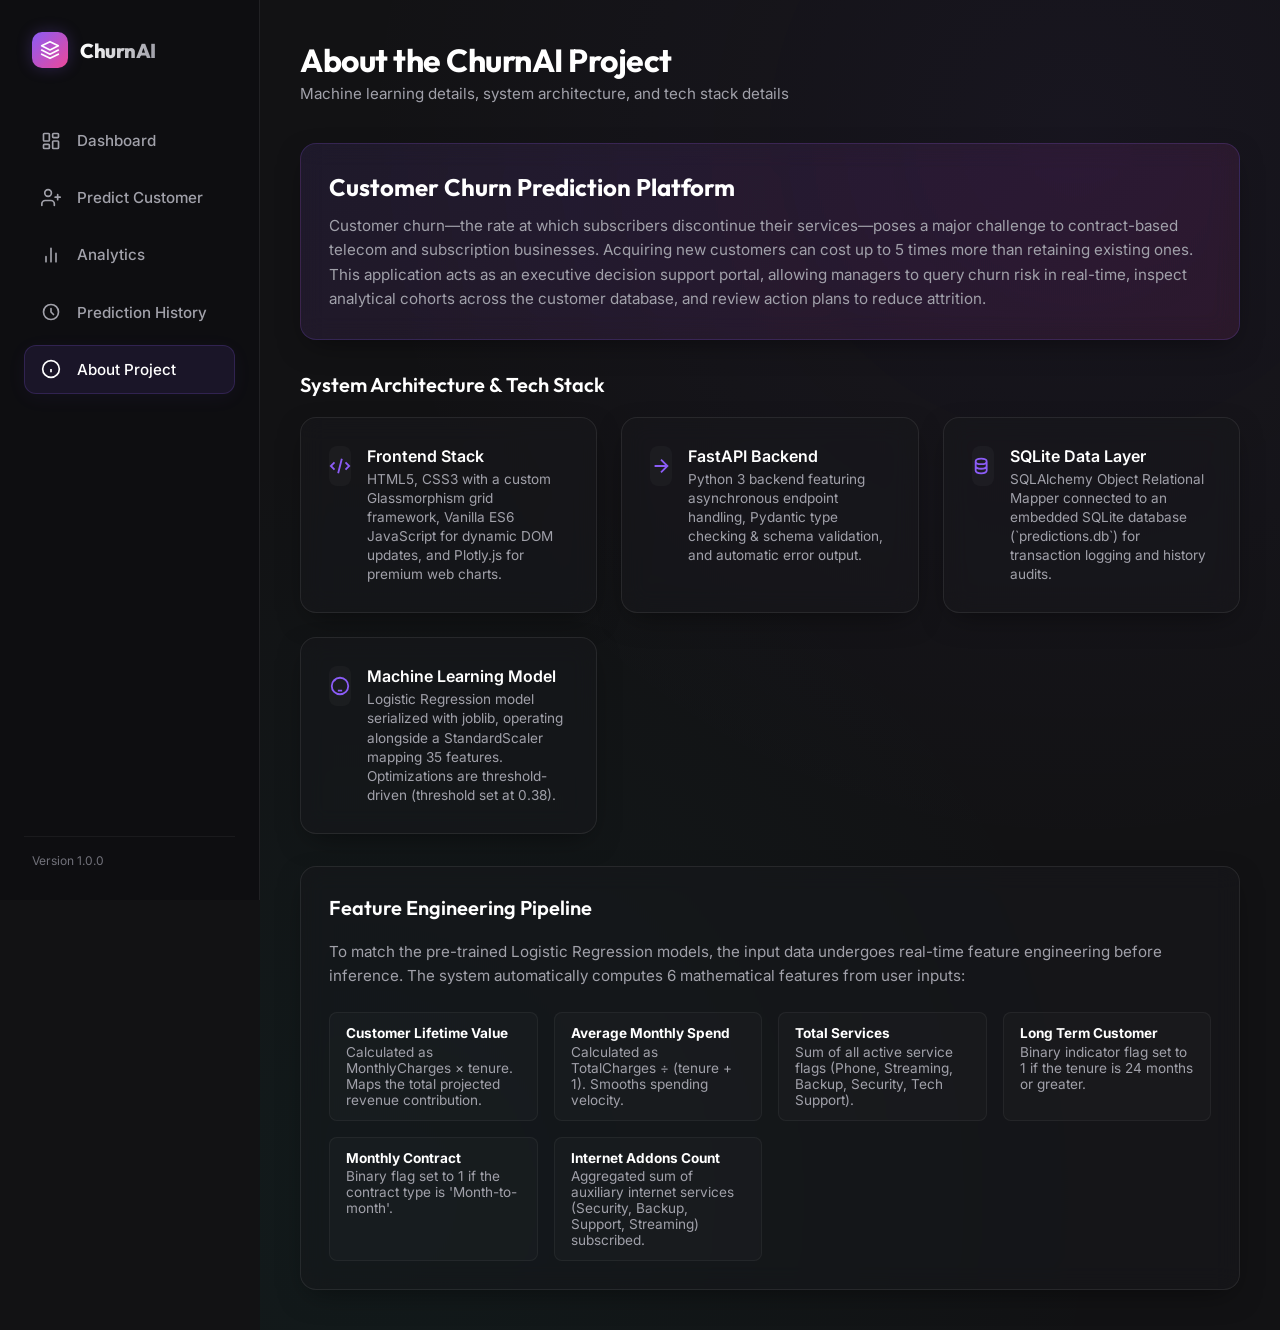
<file: frontend/about.html>
<!DOCTYPE html>
<html lang="en">
<head>
    <meta charset="UTF-8">
    <meta name="viewport" content="width=device-width, initial-scale=1.0">
    <title>About Project - ChurnAI Customer Retention</title>
    <link rel="stylesheet" href="css/style.css">
</head>
<body>

    <!-- SIDEBAR NAVIGATION -->
    <aside class="sidebar">
        <div class="logo-container">
            <div class="logo-icon">
                <svg viewBox="0 0 24 24" xmlns="http://www.w3.org/2000/svg">
                    <path d="M12 2L2 7l10 5 10-5-10-5zM2 17l10 5 10-5M2 12l10 5 10-5" stroke="white" stroke-width="2" stroke-linecap="round" stroke-linejoin="round"/>
                </svg>
            </div>
            <div class="logo-text">ChurnAI</div>
        </div>
        <nav class="nav-links">
            <li class="nav-item">
                <a href="index.html">
                    <svg viewBox="0 0 24 24" xmlns="http://www.w3.org/2000/svg">
                        <rect x="3" y="3" width="7" height="9" rx="1" stroke="currentColor" stroke-width="2" fill="none"/>
                        <rect x="14" y="3" width="7" height="5" rx="1" stroke="currentColor" stroke-width="2" fill="none"/>
                        <rect x="14" y="12" width="7" height="9" rx="1" stroke="currentColor" stroke-width="2" fill="none"/>
                        <rect x="3" y="16" width="7" height="5" rx="1" stroke="currentColor" stroke-width="2" fill="none"/>
                    </svg>
                    Dashboard
                </a>
            </li>
            <li class="nav-item">
                <a href="predict.html">
                    <svg viewBox="0 0 24 24" xmlns="http://www.w3.org/2000/svg">
                        <path d="M16 21v-2a4 4 0 0 0-4-4H5a4 4 0 0 0-4 4v2M8.5 10a4 4 0 1 0 0-8 4 4 0 0 0 0 8zM20 8v6M23 11h-6" stroke="currentColor" stroke-width="2" stroke-linecap="round" stroke-linejoin="round" fill="none"/>
                    </svg>
                    Predict Customer
                </a>
            </li>
            <li class="nav-item">
                <a href="analytics.html">
                    <svg viewBox="0 0 24 24" xmlns="http://www.w3.org/2000/svg">
                        <path d="M18 20V10M12 20V4M6 20v-6" stroke="currentColor" stroke-width="2" stroke-linecap="round" stroke-linejoin="round" fill="none"/>
                    </svg>
                    Analytics
                </a>
            </li>
            <li class="nav-item">
                <a href="history.html">
                    <svg viewBox="0 0 24 24" xmlns="http://www.w3.org/2000/svg">
                        <path d="M12 8v4l3 3m6-3a9 9 0 11-18 0 9 9 0 0118 0z" stroke="currentColor" stroke-width="2" stroke-linecap="round" stroke-linejoin="round" fill="none"/>
                    </svg>
                    Prediction History
                </a>
            </li>
            <li class="nav-item active">
                <a href="about.html">
                    <svg viewBox="0 0 24 24" xmlns="http://www.w3.org/2000/svg">
                        <circle cx="12" cy="12" r="10" stroke="currentColor" stroke-width="2" fill="none"/>
                        <line x1="12" y1="16" x2="12" y2="12" stroke="currentColor" stroke-width="2"/>
                        <line x1="12" y1="8" x2="12.01" y2="8" stroke="currentColor" stroke-width="2"/>
                    </svg>
                    About Project
                </a>
            </li>
        </nav>
        <div class="sidebar-footer">
            <div class="version-tag">Version 1.0.0</div>
        </div>
    </aside>

    <!-- MAIN PAGES CONTENT -->
    <main class="main-content">
        <div class="header-container">
            <div>
                <h1 class="page-title">About the ChurnAI Project</h1>
                <p class="page-subtitle">Machine learning details, system architecture, and tech stack details</p>
            </div>
        </div>

        <div class="about-layout">
            <!-- Project Header Card -->
            <div class="glass-card about-header">
                <h2 class="about-title">Customer Churn Prediction Platform</h2>
                <p class="about-desc">
                    Customer churn—the rate at which subscribers discontinue their services—poses a major challenge to contract-based telecom and subscription businesses. Acquiring new customers can cost up to 5 times more than retaining existing ones. 
                    This application acts as an executive decision support portal, allowing managers to query churn risk in real-time, inspect analytical cohorts across the customer database, and review action plans to reduce attrition.
                </p>
            </div>

            <!-- Technology Stack Grid -->
            <div>
                <h2 class="section-header">System Architecture & Tech Stack</h2>
                <div class="tech-grid">
                    <div class="glass-card tech-card">
                        <div class="tech-icon">
                            <svg viewBox="0 0 24 24"><path d="M10 20l4-16m4 4l4 4-4 4M6 16l-4-4 4-4"/></svg>
                        </div>
                        <div>
                            <div class="tech-name">Frontend Stack</div>
                            <div class="tech-desc">HTML5, CSS3 with a custom Glassmorphism grid framework, Vanilla ES6 JavaScript for dynamic DOM updates, and Plotly.js for premium web charts.</div>
                        </div>
                    </div>
                    <div class="glass-card tech-card">
                        <div class="tech-icon">
                            <svg viewBox="0 0 24 24"><path d="M5 12h14M12 5l7 7-7 7"/></svg>
                        </div>
                        <div>
                            <div class="tech-name">FastAPI Backend</div>
                            <div class="tech-desc">Python 3 backend featuring asynchronous endpoint handling, Pydantic type checking & schema validation, and automatic error output.</div>
                        </div>
                    </div>
                    <div class="glass-card tech-card">
                        <div class="tech-icon">
                            <svg viewBox="0 0 24 24"><path d="M4 7v10c0 2 2 3 6 3s6-1 6-3V7M4 7c0 2 2 3 6 3s6-1 6-3M4 7c0-2 2-3 6-3s6 1 6 3m0 5c0 2-2 3-6 3s-6-1-6-3"/></svg>
                        </div>
                        <div>
                            <div class="tech-name">SQLite Data Layer</div>
                            <div class="tech-desc">SQLAlchemy Object Relational Mapper connected to an embedded SQLite database (`predictions.db`) for transaction logging and history audits.</div>
                        </div>
                    </div>
                    <div class="glass-card tech-card">
                        <div class="tech-icon">
                            <svg viewBox="0 0 24 24"><path d="M9.663 17h4.673M12 3v1m6.364 1.636l-.707.707M21 12h-1M4 12H3m3.364-6.364l.707.707M12 21a9 9 0 1 0 0-18 9 9 0 0 0 0 18z"/></svg>
                        </div>
                        <div>
                            <div class="tech-name">Machine Learning Model</div>
                            <div class="tech-desc">Logistic Regression model serialized with joblib, operating alongside a StandardScaler mapping 35 features. Optimizations are threshold-driven (threshold set at 0.38).</div>
                        </div>
                    </div>
                </div>
            </div>

            <!-- Feature Engineering Explanation -->
            <div class="glass-card">
                <h2 class="section-header">Feature Engineering Pipeline</h2>
                <p class="about-desc">
                    To match the pre-trained Logistic Regression models, the input data undergoes real-time feature engineering before inference. The system automatically computes 6 mathematical features from user inputs:
                </p>
                <div class="features-container">
                    <div class="feature-tag-card">
                        <strong>Customer Lifetime Value</strong>
                        Calculated as MonthlyCharges × tenure. Maps the total projected revenue contribution.
                    </div>
                    <div class="feature-tag-card">
                        <strong>Average Monthly Spend</strong>
                        Calculated as TotalCharges ÷ (tenure + 1). Smooths spending velocity.
                    </div>
                    <div class="feature-tag-card">
                        <strong>Total Services</strong>
                        Sum of all active service flags (Phone, Streaming, Backup, Security, Tech Support).
                    </div>
                    <div class="feature-tag-card">
                        <strong>Long Term Customer</strong>
                        Binary indicator flag set to 1 if the tenure is 24 months or greater.
                    </div>
                    <div class="feature-tag-card">
                        <strong>Monthly Contract</strong>
                        Binary flag set to 1 if the contract type is 'Month-to-month'.
                    </div>
                    <div class="feature-tag-card">
                        <strong>Internet Addons Count</strong>
                        Aggregated sum of auxiliary internet services (Security, Backup, Support, Streaming) subscribed.
                    </div>
                </div>
            </div>
        </div>
    </main>

    <script src="js/app.js"></script>
</body>
</html>
</file>
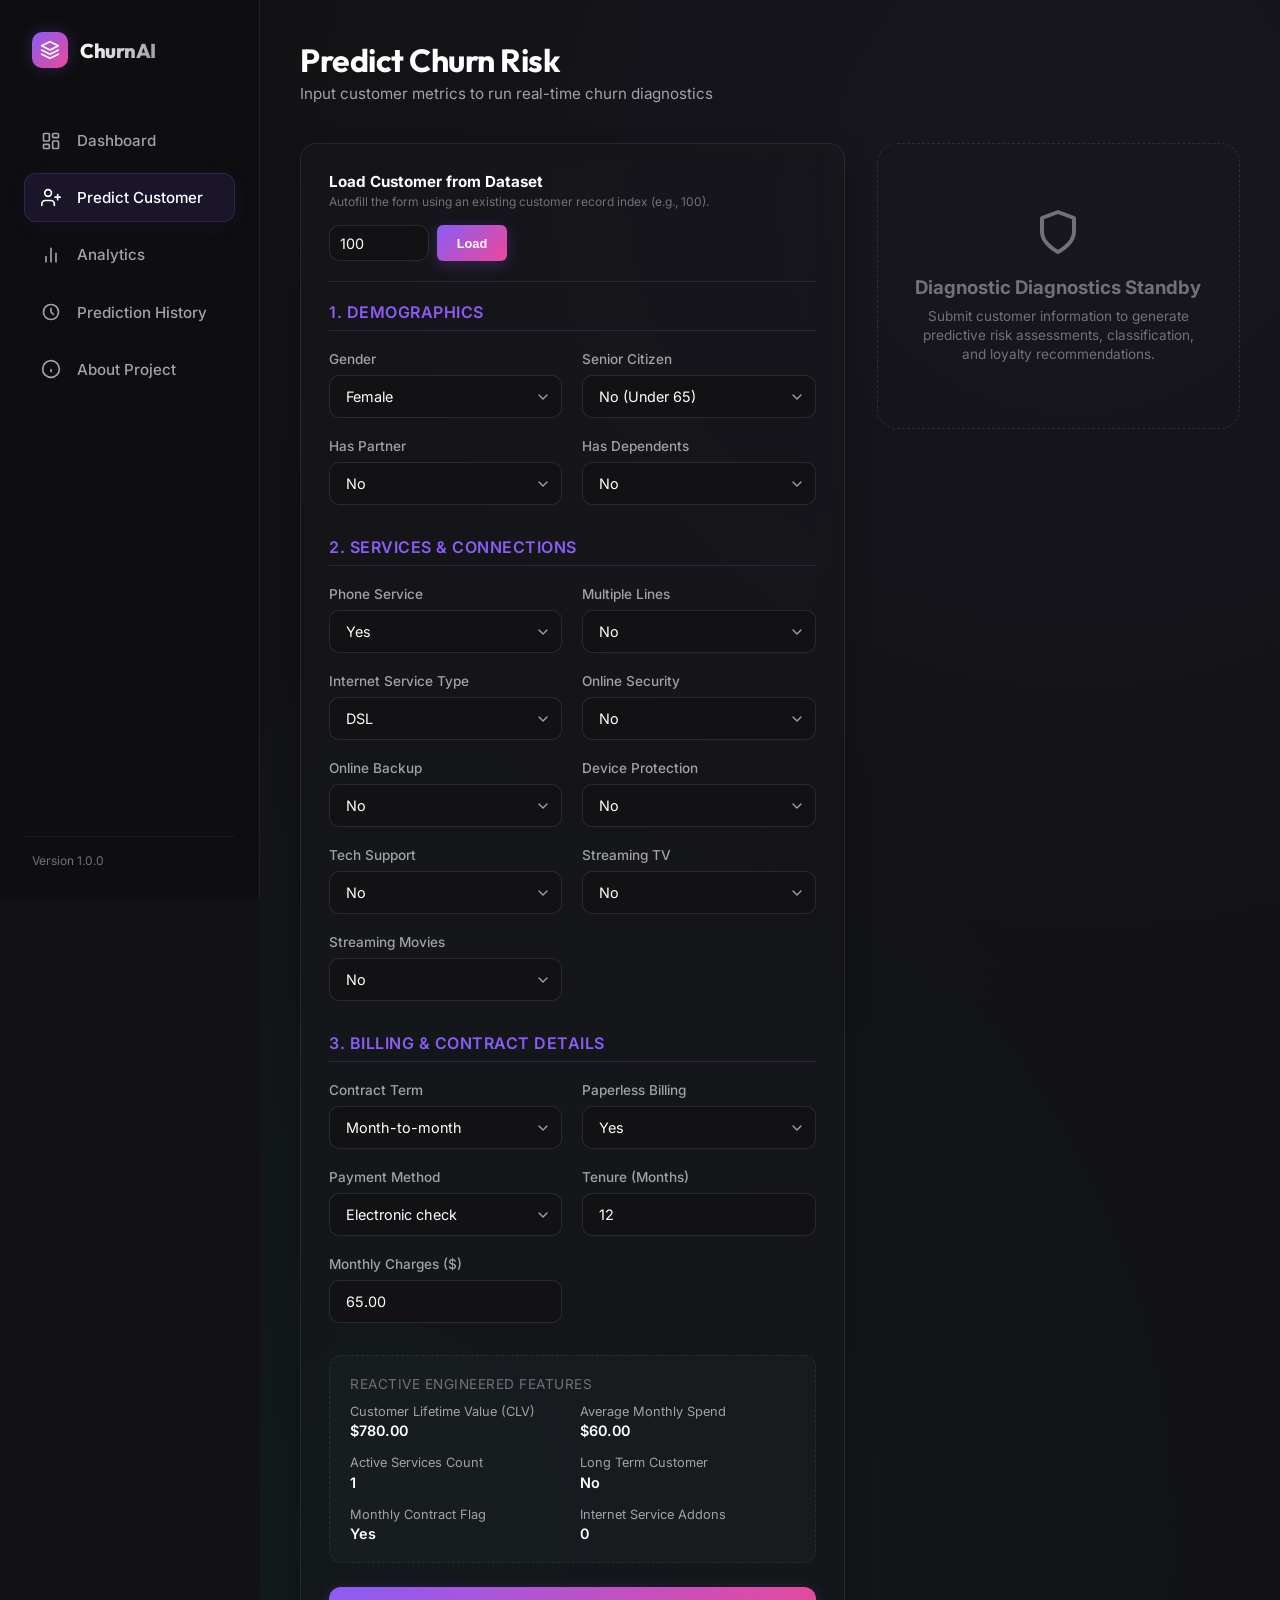
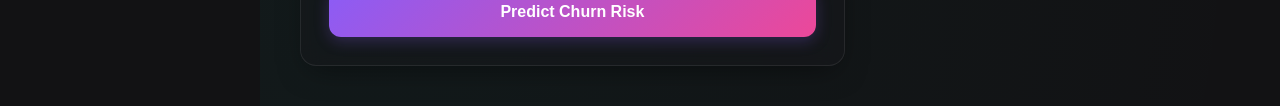
<file: frontend/predict.html>
<!DOCTYPE html>
<html lang="en">
<head>
    <meta charset="UTF-8">
    <meta name="viewport" content="width=device-width, initial-scale=1.0">
    <title>Predict Churn - ChurnAI Customer Retention</title>
    <link rel="stylesheet" href="css/style.css">
</head>
<body>

    <!-- SIDEBAR NAVIGATION -->
    <aside class="sidebar">
        <div class="logo-container">
            <div class="logo-icon">
                <svg viewBox="0 0 24 24" xmlns="http://www.w3.org/2000/svg">
                    <path d="M12 2L2 7l10 5 10-5-10-5zM2 17l10 5 10-5M2 12l10 5 10-5" stroke="white" stroke-width="2" stroke-linecap="round" stroke-linejoin="round"/>
                </svg>
            </div>
            <div class="logo-text">ChurnAI</div>
        </div>
        <nav class="nav-links">
            <li class="nav-item">
                <a href="index.html">
                    <svg viewBox="0 0 24 24" xmlns="http://www.w3.org/2000/svg">
                        <rect x="3" y="3" width="7" height="9" rx="1" stroke="currentColor" stroke-width="2" fill="none"/>
                        <rect x="14" y="3" width="7" height="5" rx="1" stroke="currentColor" stroke-width="2" fill="none"/>
                        <rect x="14" y="12" width="7" height="9" rx="1" stroke="currentColor" stroke-width="2" fill="none"/>
                        <rect x="3" y="16" width="7" height="5" rx="1" stroke="currentColor" stroke-width="2" fill="none"/>
                    </svg>
                    Dashboard
                </a>
            </li>
            <li class="nav-item active">
                <a href="predict.html">
                    <svg viewBox="0 0 24 24" xmlns="http://www.w3.org/2000/svg">
                        <path d="M16 21v-2a4 4 0 0 0-4-4H5a4 4 0 0 0-4 4v2M8.5 10a4 4 0 1 0 0-8 4 4 0 0 0 0 8zM20 8v6M23 11h-6" stroke="currentColor" stroke-width="2" stroke-linecap="round" stroke-linejoin="round" fill="none"/>
                    </svg>
                    Predict Customer
                </a>
            </li>
            <li class="nav-item">
                <a href="analytics.html">
                    <svg viewBox="0 0 24 24" xmlns="http://www.w3.org/2000/svg">
                        <path d="M18 20V10M12 20V4M6 20v-6" stroke="currentColor" stroke-width="2" stroke-linecap="round" stroke-linejoin="round" fill="none"/>
                    </svg>
                    Analytics
                </a>
            </li>
            <li class="nav-item">
                <a href="history.html">
                    <svg viewBox="0 0 24 24" xmlns="http://www.w3.org/2000/svg">
                        <path d="M12 8v4l3 3m6-3a9 9 0 11-18 0 9 9 0 0118 0z" stroke="currentColor" stroke-width="2" stroke-linecap="round" stroke-linejoin="round" fill="none"/>
                    </svg>
                    Prediction History
                </a>
            </li>
            <li class="nav-item">
                <a href="about.html">
                    <svg viewBox="0 0 24 24" xmlns="http://www.w3.org/2000/svg">
                        <circle cx="12" cy="12" r="10" stroke="currentColor" stroke-width="2" fill="none"/>
                        <line x1="12" y1="16" x2="12" y2="12" stroke="currentColor" stroke-width="2"/>
                        <line x1="12" y1="8" x2="12.01" y2="8" stroke="currentColor" stroke-width="2"/>
                    </svg>
                    About Project
                </a>
            </li>
        </nav>
        <div class="sidebar-footer">
            <div class="version-tag">Version 1.0.0</div>
        </div>
    </aside>

    <!-- MAIN PAGES CONTENT -->
    <main class="main-content">
        <div class="header-container">
            <div>
                <h1 class="page-title">Predict Churn Risk</h1>
                <p class="page-subtitle">Input customer metrics to run real-time churn diagnostics</p>
            </div>
        </div>

        <div class="predict-layout">
            <!-- Left Side: Interactive Inputs Form -->
            <div class="glass-card">
                <!-- Load Demo Customer Section -->
                <div class="demo-loader-section" style="border-bottom: 1px solid rgba(255, 255, 255, 0.08); padding-bottom: 1.25rem; margin-bottom: 1.25rem;">
                    <div style="display: flex; align-items: center; justify-content: space-between; gap: 1rem; flex-wrap: wrap;">
                        <div>
                            <h4 style="margin: 0; color: white; font-size: 0.95rem;">Load Customer from Dataset</h4>
                            <p style="margin: 0.2rem 0 0 0; font-size: 0.75rem; color: var(--text-muted);">Autofill the form using an existing customer record index (e.g., 100).</p>
                        </div>
                        <div style="display: flex; gap: 0.5rem; align-items: center;">
                            <input type="number" id="demo-customer-index" class="form-input" style="width: 100px; margin: 0; padding: 0.4rem 0.6rem; height: 36px;" min="0" placeholder="Index" value="100">
                            <button type="button" id="btn-load-demo" class="btn-primary" style="margin: 0; padding: 0 1rem; font-size: 0.8rem; height: 36px; width: auto; min-width: 70px; display: flex; align-items: center; justify-content: center; border-radius: 6px;">Load</button>
                        </div>
                    </div>
                    <div id="demo-load-status" style="margin-top: 0.5rem; font-size: 0.8rem; display: none;"></div>
                </div>

                <form id="churn-predict-form">
                    
                    <!-- Section 1: Demographics -->
                    <div class="form-group-section">
                        <h3 class="form-section-title">1. Demographics</h3>
                        <div class="form-grid">
                            <div class="form-field">
                                <label for="gender">Gender</label>
                                <select id="gender" class="form-input">
                                    <option value="Female">Female</option>
                                    <option value="Male">Male</option>
                                </select>
                            </div>
                            <div class="form-field">
                                <label for="SeniorCitizen">Senior Citizen</label>
                                <select id="SeniorCitizen" class="form-input">
                                    <option value="0">No (Under 65)</option>
                                    <option value="1">Yes (65+)</option>
                                </select>
                            </div>
                            <div class="form-field">
                                <label for="Partner">Has Partner</label>
                                <select id="Partner" class="form-input">
                                    <option value="No">No</option>
                                    <option value="Yes">Yes</option>
                                </select>
                            </div>
                            <div class="form-field">
                                <label for="Dependents">Has Dependents</label>
                                <select id="Dependents" class="form-input">
                                    <option value="No">No</option>
                                    <option value="Yes">Yes</option>
                                </select>
                            </div>
                        </div>
                    </div>

                    <!-- Section 2: Services Subscriptions -->
                    <div class="form-group-section">
                        <h3 class="form-section-title">2. Services & Connections</h3>
                        <div class="form-grid">
                            <div class="form-field">
                                <label for="PhoneService">Phone Service</label>
                                <select id="PhoneService" class="form-input">
                                    <option value="Yes">Yes</option>
                                    <option value="No">No</option>
                                </select>
                            </div>
                            <div class="form-field">
                                <label for="MultipleLines">Multiple Lines</label>
                                <select id="MultipleLines" class="form-input">
                                    <option value="No">No</option>
                                    <option value="Yes">Yes</option>
                                    <option value="No phone service">No phone service</option>
                                </select>
                            </div>
                            <div class="form-field">
                                <label for="InternetService">Internet Service Type</label>
                                <select id="InternetService" class="form-input">
                                    <option value="DSL">DSL</option>
                                    <option value="Fiber optic">Fiber optic</option>
                                    <option value="No">No</option>
                                </select>
                            </div>
                            <div class="form-field">
                                <label for="OnlineSecurity">Online Security</label>
                                <select id="OnlineSecurity" class="form-input">
                                    <option value="No">No</option>
                                    <option value="Yes">Yes</option>
                                    <option value="No internet service">No internet service</option>
                                </select>
                            </div>
                            <div class="form-field">
                                <label for="OnlineBackup">Online Backup</label>
                                <select id="OnlineBackup" class="form-input">
                                    <option value="No">No</option>
                                    <option value="Yes">Yes</option>
                                    <option value="No internet service">No internet service</option>
                                </select>
                            </div>
                            <div class="form-field">
                                <label for="DeviceProtection">Device Protection</label>
                                <select id="DeviceProtection" class="form-input">
                                    <option value="No">No</option>
                                    <option value="Yes">Yes</option>
                                    <option value="No internet service">No internet service</option>
                                </select>
                            </div>
                            <div class="form-field">
                                <label for="TechSupport">Tech Support</label>
                                <select id="TechSupport" class="form-input">
                                    <option value="No">No</option>
                                    <option value="Yes">Yes</option>
                                    <option value="No internet service">No internet service</option>
                                </select>
                            </div>
                            <div class="form-field">
                                <label for="StreamingTV">Streaming TV</label>
                                <select id="StreamingTV" class="form-input">
                                    <option value="No">No</option>
                                    <option value="Yes">Yes</option>
                                    <option value="No internet service">No internet service</option>
                                </select>
                            </div>
                            <div class="form-field">
                                <label for="StreamingMovies">Streaming Movies</label>
                                <select id="StreamingMovies" class="form-input">
                                    <option value="No">No</option>
                                    <option value="Yes">Yes</option>
                                    <option value="No internet service">No internet service</option>
                                </select>
                            </div>
                        </div>
                    </div>

                    <!-- Section 3: Billing & Contracts -->
                    <div class="form-group-section">
                        <h3 class="form-section-title">3. Billing & Contract Details</h3>
                        <div class="form-grid">
                            <div class="form-field">
                                <label for="Contract">Contract Term</label>
                                <select id="Contract" class="form-input">
                                    <option value="Month-to-month">Month-to-month</option>
                                    <option value="One year">One year</option>
                                    <option value="Two year">Two year</option>
                                </select>
                            </div>
                            <div class="form-field">
                                <label for="PaperlessBilling">Paperless Billing</label>
                                <select id="PaperlessBilling" class="form-input">
                                    <option value="Yes">Yes</option>
                                    <option value="No">No</option>
                                </select>
                            </div>
                            <div class="form-field">
                                <label for="PaymentMethod">Payment Method</label>
                                <select id="PaymentMethod" class="form-input">
                                    <option value="Electronic check">Electronic check</option>
                                    <option value="Mailed check">Mailed check</option>
                                    <option value="Bank transfer (automatic)">Bank transfer (automatic)</option>
                                    <option value="Credit card (automatic)">Credit card (automatic)</option>
                                </select>
                            </div>
                            <div class="form-field">
                                <label for="tenure">Tenure (Months)</label>
                                <input type="number" id="tenure" class="form-input" min="0" max="72" value="12" required>
                            </div>
                            <div class="form-field">
                                <label for="MonthlyCharges">Monthly Charges ($)</label>
                                <input type="number" id="MonthlyCharges" class="form-input" min="0" step="0.01" value="65.00" required>
                            </div>
                        </div>
                    </div>

                    <!-- REACTIVE CALCULATED SUMMARY -->
                    <div class="calc-summary">
                        <div class="calc-title">Reactive Engineered Features</div>
                        <div class="calc-grid">
                            <div class="calc-item">
                                Customer Lifetime Value (CLV)
                                <div id="calc-clv" class="calc-val">$0.00</div>
                            </div>
                            <div class="calc-item">
                                Average Monthly Spend
                                <div id="calc-avg-spend" class="calc-val">$0.00</div>
                            </div>
                            <div class="calc-item">
                                Active Services Count
                                <div id="calc-services" class="calc-val">0</div>
                            </div>
                            <div class="calc-item">
                                Long Term Customer
                                <div id="calc-long-term" class="calc-val">No</div>
                            </div>
                            <div class="calc-item">
                                Monthly Contract Flag
                                <div id="calc-monthly-contract" class="calc-val">Yes</div>
                            </div>
                            <div class="calc-item">
                                Internet Service Addons
                                <div id="calc-internet-count" class="calc-val">0</div>
                            </div>
                        </div>
                    </div>

                    <!-- SUBMIT BUTTON -->
                    <button type="submit" class="btn-primary">
                        <div class="spinner"></div>
                        <span class="btn-text">Predict Churn Risk</span>
                    </button>
                </form>
            </div>

            <!-- Right Side: Diagnostics Output -->
            <div class="prediction-result-wrapper">
                <!-- Result Placeholders -->
                <div id="placeholder-result-card" class="placeholder-result-card">
                    <svg viewBox="0 0 24 24" xmlns="http://www.w3.org/2000/svg">
                        <path d="M12 22s8-4 8-10V5l-8-3-8 3v7c0 6 8 10 8 10z" stroke="currentColor" stroke-width="2" stroke-linecap="round" stroke-linejoin="round" fill="none"/>
                    </svg>
                    <h3>Diagnostic Diagnostics Standby</h3>
                    <p style="font-size: 0.85rem; margin-top: 0.5rem; line-height: 1.4;">Submit customer information to generate predictive risk assessments, classification, and loyalty recommendations.</p>
                </div>

                <!-- Churn Probability Result Card -->
                <div id="prediction-result-card" class="glass-card result-card">
                    <div class="result-header">Customer Retention Score</div>
                    <div id="res-probability" class="result-probability">0.00%</div>
                    <div id="res-prediction" class="result-label">Not Likely to Churn</div>
                    <span id="res-badge" class="result-badge">Low Churn Risk</span>
                    
                    <div style="margin-top: 1.5rem; border-top: 1px solid rgba(255,255,255,0.05); padding-top: 1rem; text-align: left;">
                        <span style="font-size: 0.8rem; color: var(--text-muted);">Assigned ID:</span>
                        <strong id="res-customer-id" style="color: white; float: right; font-family: monospace;">CHURN-0000</strong>
                    </div>
                </div>

                <!-- Actionable Business Recommendations Card -->
                <div id="recommendations-card" class="glass-card recommendations-card">
                    <h3 class="section-header" style="font-size: 1.1rem; border-bottom: 1px solid rgba(255,255,255,0.05); padding-bottom: 0.5rem; margin-bottom: 0.75rem;">
                        <svg viewBox="0 0 24 24" width="18" height="18" fill="none" stroke="var(--accent-teal)" stroke-width="2" style="vertical-align: middle;">
                            <path d="M9 12l2 2 4-4m6 2a9 9 0 11-18 0 9 9 0 0118 0z"/>
                        </svg>
                        Business Actions Plan
                    </h3>
                    <ul id="res-recommendations" class="recs-list">
                        <!-- Dynamic business recommendations listed here -->
                    </ul>
                </div>
            </div>
        </div>
    </main>

    <script src="js/app.js"></script>
</body>
</html>
</file>
<file: frontend/css/style.css>
/* 
========================================================================
CUSTOMER CHURN PREDICTION - PREMIUM DESIGN SYSTEM
========================================================================
Theme: Dark Charcoal (#18181B)
Accents: Purple (#8B5CF6), Teal (#14B8A6), Orange (#F97316), Pink (#EC4899)
Fonts: Inter, Outfit
========================================================================
*/

@import url('https://fonts.googleapis.com/css2?family=Inter:wght@300;400;500;600;700&family=Outfit:wght@400;500;600;700;800&display=swap');

:root {
    --bg-base: #121214;
    --bg-surface: #18181B;
    --bg-card: rgba(24, 24, 27, 0.65);
    --border-glow: rgba(255, 255, 255, 0.08);
    --text-primary: #F4F4F5;
    --text-secondary: #A1A1AA;
    --text-muted: #71717A;
    
    /* Brand Accent Colors */
    --accent-purple: #8B5CF6;
    --accent-purple-glow: rgba(139, 92, 246, 0.25);
    --accent-teal: #14B8A6;
    --accent-teal-glow: rgba(20, 184, 166, 0.25);
    --accent-orange: #F97316;
    --accent-orange-glow: rgba(249, 115, 22, 0.25);
    --accent-pink: #EC4899;
    --accent-pink-glow: rgba(236, 72, 153, 0.25);
    
    /* Risk Status Colors */
    --risk-low: #10B981;
    --risk-low-glow: rgba(16, 185, 129, 0.3);
    --risk-med: #F59E0B;
    --risk-med-glow: rgba(245, 158, 11, 0.3);
    --risk-high: #EF4444;
    --risk-high-glow: rgba(239, 68, 68, 0.3);
    
    /* Layout Sizes */
    --sidebar-width: 260px;
    --transition-speed: 0.3s;
}

* {
    margin: 0;
    padding: 0;
    box-sizing: border-box;
}

body {
    background-color: var(--bg-base);
    color: var(--text-primary);
    font-family: 'Inter', sans-serif;
    min-height: 100vh;
    overflow-x: hidden;
    display: flex;
}

/* Custom Scrollbar */
::-webkit-scrollbar {
    width: 8px;
    height: 8px;
}
::-webkit-scrollbar-track {
    background: var(--bg-base);
}
::-webkit-scrollbar-thumb {
    background: #27272A;
    border-radius: 4px;
}
::-webkit-scrollbar-thumb:hover {
    background: #3F3F46;
}

/* ========================================================================
LAYOUT - SIDEBAR NAVIGATION
======================================================================== */
.sidebar {
    width: var(--sidebar-width);
    height: 100vh;
    background-color: #0E0E11;
    border-right: 1px solid var(--border-glow);
    padding: 2rem 1.5rem;
    display: flex;
    flex-direction: column;
    position: fixed;
    left: 0;
    top: 0;
    z-index: 100;
}

.logo-container {
    display: flex;
    align-items: center;
    gap: 0.75rem;
    margin-bottom: 3rem;
    padding: 0 0.5rem;
}

.logo-icon {
    width: 36px;
    height: 36px;
    background: linear-gradient(135deg, var(--accent-purple), var(--accent-pink));
    border-radius: 10px;
    display: flex;
    align-items: center;
    justify-content: center;
    box-shadow: 0 0 15px var(--accent-purple-glow);
}

.logo-icon svg {
    width: 20px;
    height: 20px;
    fill: none;
    stroke: white;
    stroke-width: 2;
}

.logo-text {
    font-family: 'Outfit', sans-serif;
    font-size: 1.25rem;
    font-weight: 800;
    letter-spacing: -0.5px;
    background: linear-gradient(to right, #FFFFFF, var(--text-secondary));
    -webkit-background-clip: text;
    -webkit-text-fill-color: transparent;
}

.nav-links {
    list-style: none;
    display: flex;
    flex-direction: column;
    gap: 0.5rem;
    flex-grow: 1;
}

.nav-item a {
    display: flex;
    align-items: center;
    gap: 1rem;
    color: var(--text-secondary);
    text-decoration: none;
    padding: 0.85rem 1rem;
    border-radius: 12px;
    font-weight: 500;
    font-size: 0.95rem;
    transition: all var(--transition-speed) ease;
    border: 1px solid transparent;
}

.nav-item a svg {
    width: 20px;
    height: 20px;
    stroke: var(--text-secondary);
    stroke-width: 2;
    fill: none;
    transition: stroke var(--transition-speed) ease;
}

/* Hover and Active states */
.nav-item a:hover {
    color: white;
    background: rgba(255, 255, 255, 0.03);
}

.nav-item a:hover svg {
    stroke: white;
}

.nav-item.active a {
    color: white;
    background: rgba(139, 92, 246, 0.1);
    border-color: rgba(139, 92, 246, 0.2);
    box-shadow: 0 4px 20px rgba(139, 92, 246, 0.05);
}

.nav-item.active a svg {
    stroke: var(--accent-purple);
}

.sidebar-footer {
    padding: 1rem 0.5rem 0;
    border-top: 1px solid rgba(255, 255, 255, 0.05);
}

.version-tag {
    font-size: 0.75rem;
    color: var(--text-muted);
}

/* ========================================================================
MAIN CONTENT CONTAINER
======================================================================== */
.main-content {
    margin-left: var(--sidebar-width);
    padding: 2.5rem;
    width: calc(100% - var(--sidebar-width));
    min-height: 100vh;
    background: radial-gradient(circle at 80% 10%, rgba(139, 92, 246, 0.05), transparent 50%),
                radial-gradient(circle at 10% 90%, rgba(20, 184, 166, 0.05), transparent 50%);
}

.header-container {
    margin-bottom: 2.5rem;
    display: flex;
    justify-content: space-between;
    align-items: center;
}

.page-title {
    font-family: 'Outfit', sans-serif;
    font-size: 2rem;
    font-weight: 700;
    color: white;
    letter-spacing: -0.5px;
}

.page-subtitle {
    font-size: 0.95rem;
    color: var(--text-secondary);
    margin-top: 0.25rem;
}

/* ========================================================================
GLASSMORPHISM CARDS & GRID
======================================================================== */
.glass-card {
    background: var(--bg-card);
    backdrop-filter: blur(12px) saturate(180%);
    -webkit-backdrop-filter: blur(12px) saturate(180%);
    border: 1px solid var(--border-glow);
    border-radius: 16px;
    padding: 1.75rem;
    box-shadow: 0 10px 30px -10px rgba(0, 0, 0, 0.5);
    transition: transform 0.3s cubic-bezier(0.4, 0, 0.2, 1),
                border-color 0.3s ease,
                box-shadow 0.3s ease;
}

.glass-card:hover {
    transform: translateY(-4px);
    border-color: rgba(255, 255, 255, 0.15);
    box-shadow: 0 15px 35px -5px rgba(0, 0, 0, 0.6);
}

.card-grid-kpis {
    display: grid;
    grid-template-columns: repeat(auto-fit, minmax(220px, 1fr));
    gap: 1.5rem;
    margin-bottom: 2rem;
}

.kpi-card {
    display: flex;
    flex-direction: column;
    justify-content: space-between;
    position: relative;
    overflow: hidden;
}

/* Glowing card indicators */
.kpi-card::after {
    content: '';
    position: absolute;
    top: 0;
    left: 0;
    width: 100%;
    height: 3px;
    background: transparent;
}

.kpi-card.purple::after { background: var(--accent-purple); }
.kpi-card.teal::after { background: var(--accent-teal); }
.kpi-card.orange::after { background: var(--accent-orange); }
.kpi-card.pink::after { background: var(--accent-pink); }

.kpi-header {
    display: flex;
    justify-content: space-between;
    align-items: center;
    color: var(--text-secondary);
    font-size: 0.85rem;
    font-weight: 500;
    text-transform: uppercase;
    letter-spacing: 0.5px;
}

.kpi-icon {
    width: 32px;
    height: 32px;
    border-radius: 8px;
    display: flex;
    align-items: center;
    justify-content: center;
}

.kpi-card.purple .kpi-icon { background: rgba(139, 92, 246, 0.15); color: var(--accent-purple); }
.kpi-card.teal .kpi-icon { background: rgba(20, 184, 166, 0.15); color: var(--accent-teal); }
.kpi-card.orange .kpi-icon { background: rgba(249, 115, 22, 0.15); color: var(--accent-orange); }
.kpi-card.pink .kpi-icon { background: rgba(236, 72, 153, 0.15); color: var(--accent-pink); }

.kpi-icon svg {
    width: 18px;
    height: 18px;
    stroke: currentColor;
    fill: none;
    stroke-width: 2;
}

.kpi-value {
    font-family: 'Outfit', sans-serif;
    font-size: 1.85rem;
    font-weight: 700;
    color: white;
    margin-top: 1rem;
    margin-bottom: 0.25rem;
}

.kpi-desc {
    font-size: 0.75rem;
    color: var(--text-muted);
}

/* ========================================================================
DASHBOARD GRID SECTION
======================================================================== */
.dashboard-grid {
    display: grid;
    grid-template-columns: 2fr 1fr;
    gap: 1.5rem;
    margin-bottom: 2rem;
}

@media (max-width: 1024px) {
    .dashboard-grid {
        grid-template-columns: 1fr;
    }
}

.section-header {
    font-family: 'Outfit', sans-serif;
    font-size: 1.25rem;
    font-weight: 600;
    color: white;
    margin-bottom: 1.25rem;
    display: flex;
    align-items: center;
    gap: 0.5rem;
}

/* Model parameters listing */
.parameter-list {
    display: flex;
    flex-direction: column;
    gap: 1rem;
}

.parameter-row {
    display: flex;
    justify-content: space-between;
    align-items: center;
    padding-bottom: 0.75rem;
    border-bottom: 1px solid rgba(255, 255, 255, 0.05);
}

.parameter-row:last-child {
    border-bottom: none;
    padding-bottom: 0;
}

.parameter-label {
    color: var(--text-secondary);
    font-size: 0.9rem;
}

.parameter-value {
    color: white;
    font-weight: 600;
    font-size: 0.95rem;
    font-family: 'Outfit', sans-serif;
}

.gradient-badge {
    background: linear-gradient(135deg, var(--accent-purple), var(--accent-pink));
    padding: 0.25rem 0.75rem;
    border-radius: 20px;
    font-size: 0.8rem;
    font-weight: 600;
}

/* ========================================================================
FORM DESIGN - PREDICT CUSTOMER
======================================================================== */
.predict-layout {
    display: grid;
    grid-template-columns: 3fr 2fr;
    gap: 2rem;
    align-items: start;
}

@media (max-width: 1024px) {
    .predict-layout {
        grid-template-columns: 1fr;
    }
}

.form-group-section {
    margin-bottom: 2rem;
}

.form-group-section:last-child {
    margin-bottom: 0;
}

.form-section-title {
    font-size: 1rem;
    color: var(--accent-purple);
    font-weight: 600;
    border-bottom: 1px solid rgba(139, 92, 246, 0.2);
    padding-bottom: 0.5rem;
    margin-bottom: 1.25rem;
    text-transform: uppercase;
    letter-spacing: 0.5px;
}

.form-grid {
    display: grid;
    grid-template-columns: repeat(auto-fit, minmax(200px, 1fr));
    gap: 1.25rem;
}

.form-field {
    display: flex;
    flex-direction: column;
    gap: 0.5rem;
}

.form-field label {
    font-size: 0.85rem;
    color: var(--text-secondary);
    font-weight: 500;
}

.form-input {
    background-color: rgba(18, 18, 20, 0.8);
    border: 1px solid rgba(255, 255, 255, 0.1);
    color: white;
    padding: 0.75rem 1rem;
    border-radius: 10px;
    font-size: 0.9rem;
    font-family: inherit;
    transition: all 0.2s ease;
    outline: none;
    width: 100%;
}

.form-input:focus {
    border-color: var(--accent-purple);
    box-shadow: 0 0 10px var(--accent-purple-glow);
    background-color: rgba(18, 18, 20, 0.95);
}

select.form-input {
    appearance: none;
    -webkit-appearance: none;
    background-image: url("data:image/svg+xml;utf8,<svg fill='none' height='24' stroke='%23A1A1AA' stroke-linecap='round' stroke-linejoin='round' stroke-width='2' viewBox='0 0 24 24' width='24' xmlns='http://www.w3.org/2000/svg'><polyline points='6 9 12 15 18 9'></polyline></svg>");
    background-repeat: no-repeat;
    background-position: right 10px center;
    background-size: 16px;
    padding-right: 2.5rem;
}

/* Button with Gradient and Animations */
.btn-primary {
    background: linear-gradient(135deg, var(--accent-purple), var(--accent-pink));
    border: none;
    color: white;
    padding: 1rem 2rem;
    border-radius: 12px;
    font-size: 1rem;
    font-weight: 600;
    cursor: pointer;
    transition: all 0.3s cubic-bezier(0.4, 0, 0.2, 1);
    display: flex;
    align-items: center;
    justify-content: center;
    gap: 0.75rem;
    box-shadow: 0 4px 15px var(--accent-purple-glow);
    width: 100%;
    margin-top: 1.5rem;
}

.btn-primary:hover {
    transform: translateY(-2px);
    box-shadow: 0 6px 22px var(--accent-purple-glow);
    opacity: 0.95;
}

.btn-primary:active {
    transform: translateY(1px);
}

.btn-primary svg {
    width: 18px;
    height: 18px;
    stroke: currentColor;
    stroke-width: 2.5;
    fill: none;
}

/* Auto-calculated summary card inside form */
.calc-summary {
    background: rgba(255, 255, 255, 0.02);
    border: 1px dashed rgba(255, 255, 255, 0.08);
    border-radius: 12px;
    padding: 1.25rem;
    margin-top: 1.5rem;
}

.calc-title {
    font-size: 0.85rem;
    color: var(--text-muted);
    text-transform: uppercase;
    letter-spacing: 0.5px;
    margin-bottom: 0.75rem;
}

.calc-grid {
    display: grid;
    grid-template-columns: repeat(2, 1fr);
    gap: 1rem;
}

.calc-item {
    font-size: 0.8rem;
    color: var(--text-secondary);
}

.calc-val {
    color: white;
    font-weight: 600;
    font-size: 0.9rem;
    margin-top: 0.2rem;
}

/* ========================================================================
PREDICTION RESULTS CONTAINER
======================================================================== */
.prediction-result-wrapper {
    display: flex;
    flex-direction: column;
    gap: 1.5rem;
    position: sticky;
    top: 2.5rem;
}

.result-card {
    text-align: center;
    padding: 2.5rem 1.5rem;
    border-radius: 20px;
    border: 1px solid transparent;
    transition: all 0.4s ease;
    display: none; /* Hidden by default */
}

/* Status colors and glow */
.result-card.status-low {
    border-color: rgba(16, 185, 129, 0.3);
    box-shadow: 0 0 40px rgba(16, 185, 129, 0.15);
    background: radial-gradient(circle at center, rgba(16, 185, 129, 0.05) 0%, rgba(24, 24, 27, 0.7) 100%);
}

.result-card.status-medium {
    border-color: rgba(245, 158, 11, 0.3);
    box-shadow: 0 0 40px rgba(245, 158, 11, 0.15);
    background: radial-gradient(circle at center, rgba(245, 158, 11, 0.05) 0%, rgba(24, 24, 27, 0.7) 100%);
}

.result-card.status-high {
    border-color: rgba(239, 68, 68, 0.3);
    box-shadow: 0 0 40px rgba(239, 68, 68, 0.15);
    background: radial-gradient(circle at center, rgba(239, 68, 68, 0.05) 0%, rgba(24, 24, 27, 0.7) 100%);
}

.result-header {
    font-size: 0.9rem;
    text-transform: uppercase;
    letter-spacing: 1px;
    color: var(--text-secondary);
}

.result-probability {
    font-family: 'Outfit', sans-serif;
    font-size: 3.5rem;
    font-weight: 800;
    margin: 1rem 0;
    line-height: 1;
}

.status-low .result-probability { color: var(--risk-low); text-shadow: 0 0 20px var(--risk-low-glow); }
.status-medium .result-probability { color: var(--risk-med); text-shadow: 0 0 20px var(--risk-med-glow); }
.status-high .result-probability { color: var(--risk-high); text-shadow: 0 0 20px var(--risk-high-glow); }

.result-label {
    font-family: 'Outfit', sans-serif;
    font-size: 1.5rem;
    font-weight: 700;
    margin-bottom: 0.5rem;
    color: white;
}

.result-badge {
    display: inline-block;
    padding: 0.35rem 1rem;
    border-radius: 20px;
    font-size: 0.85rem;
    font-weight: 600;
    color: white;
    text-transform: uppercase;
}

.status-low .result-badge { background-color: var(--risk-low); }
.status-medium .result-badge { background-color: var(--risk-med); }
.status-high .result-badge { background-color: var(--risk-high); }

/* Recommendations card styling */
.recommendations-card {
    display: none; /* Hidden by default */
}

.recs-list {
    list-style: none;
    display: flex;
    flex-direction: column;
    gap: 0.85rem;
    margin-top: 1rem;
}

.recs-item {
    display: flex;
    align-items: flex-start;
    gap: 0.75rem;
    font-size: 0.9rem;
    color: var(--text-secondary);
    line-height: 1.4;
}

.recs-item::before {
    content: "→";
    color: var(--accent-teal);
    font-weight: bold;
}

/* Empty/placeholder state for results */
.placeholder-result-card {
    text-align: center;
    padding: 4rem 2rem;
    border-radius: 20px;
    border: 1px dashed rgba(255, 255, 255, 0.1);
    color: var(--text-muted);
}

.placeholder-result-card svg {
    width: 48px;
    height: 48px;
    margin-bottom: 1rem;
    stroke: var(--text-muted);
    stroke-width: 1.5;
    fill: none;
}

/* ========================================================================
ANALYTICS PAGE
======================================================================== */
.analytics-grid {
    display: grid;
    grid-template-columns: repeat(2, 1fr);
    gap: 1.5rem;
}

@media (max-width: 900px) {
    .analytics-grid {
        grid-template-columns: 1fr;
    }
}

.chart-card {
    min-height: 420px;
    display: flex;
    flex-direction: column;
}

.chart-container {
    width: 100%;
    flex-grow: 1;
    min-height: 330px;
}

/* Full width card for specific charts like feature importance */
.full-width-card {
    grid-column: span 2;
}

@media (max-width: 900px) {
    .full-width-card {
        grid-column: span 1;
    }
}

/* ========================================================================
PREDICTION HISTORY TABLE
======================================================================== */
.history-controls {
    display: flex;
    justify-content: space-between;
    align-items: center;
    gap: 1rem;
    margin-bottom: 1.5rem;
}

@media (max-width: 600px) {
    .history-controls {
        flex-direction: column;
        align-items: stretch;
    }
}

.search-wrapper {
    position: relative;
    flex-grow: 1;
    max-width: 400px;
}

.search-wrapper svg {
    position: absolute;
    left: 14px;
    top: 50%;
    transform: translateY(-50%);
    width: 18px;
    height: 18px;
    stroke: var(--text-muted);
    fill: none;
    stroke-width: 2;
}

.search-input {
    padding-left: 2.75rem;
}

.btn-danger {
    background: transparent;
    border: 1px solid rgba(239, 68, 68, 0.4);
    color: #EF4444;
    padding: 0.75rem 1.25rem;
    border-radius: 10px;
    font-size: 0.9rem;
    font-weight: 500;
    cursor: pointer;
    display: flex;
    align-items: center;
    gap: 0.5rem;
    transition: all 0.2s ease;
}

.btn-danger:hover {
    background: rgba(239, 68, 68, 0.1);
    border-color: #EF4444;
}

.table-responsive {
    width: 100%;
    overflow-x: auto;
    border-radius: 12px;
    border: 1px solid var(--border-glow);
}

.history-table {
    width: 100%;
    border-collapse: collapse;
    text-align: left;
    font-size: 0.9rem;
}

.history-table th {
    background-color: rgba(24, 24, 27, 0.85);
    color: var(--text-secondary);
    font-weight: 600;
    padding: 1rem;
    border-bottom: 1px solid var(--border-glow);
    text-transform: uppercase;
    font-size: 0.75rem;
    letter-spacing: 0.5px;
}

.history-table td {
    padding: 1rem;
    border-bottom: 1px solid rgba(255, 255, 255, 0.03);
    color: var(--text-primary);
    vertical-align: middle;
}

.history-table tr:last-child td {
    border-bottom: none;
}

.history-table tr:hover td {
    background-color: rgba(255, 255, 255, 0.01);
}

.table-badge {
    padding: 0.25rem 0.6rem;
    border-radius: 6px;
    font-size: 0.75rem;
    font-weight: 600;
    display: inline-block;
}

.table-badge.badge-low { background-color: rgba(16, 185, 129, 0.15); color: var(--risk-low); }
.table-badge.badge-med { background-color: rgba(245, 158, 11, 0.15); color: var(--risk-med); }
.table-badge.badge-high { background-color: rgba(239, 68, 68, 0.15); color: var(--risk-high); }

.empty-table-state {
    text-align: center;
    padding: 4rem 2rem;
    color: var(--text-muted);
}

.empty-table-state svg {
    width: 48px;
    height: 48px;
    margin-bottom: 1rem;
    stroke: var(--text-muted);
    stroke-width: 1.5;
    fill: none;
}

/* ========================================================================
ABOUT PROJECT PAGE
======================================================================== */
.about-layout {
    display: flex;
    flex-direction: column;
    gap: 2rem;
}

.about-header {
    background: linear-gradient(135deg, rgba(139, 92, 246, 0.1), rgba(236, 72, 153, 0.1));
    border-color: rgba(139, 92, 246, 0.2);
}

.about-title {
    font-family: 'Outfit', sans-serif;
    font-size: 1.5rem;
    font-weight: 700;
    color: white;
    margin-bottom: 0.75rem;
}

.about-desc {
    color: var(--text-secondary);
    line-height: 1.6;
    font-size: 0.95rem;
}

.tech-grid {
    display: grid;
    grid-template-columns: repeat(auto-fit, minmax(280px, 1fr));
    gap: 1.5rem;
}

.tech-card {
    display: flex;
    gap: 1rem;
}

.tech-icon {
    width: 40px;
    height: 40px;
    border-radius: 8px;
    background: rgba(255, 255, 255, 0.03);
    display: flex;
    align-items: center;
    justify-content: center;
    color: var(--accent-purple);
}

.tech-icon svg {
    width: 22px;
    height: 22px;
    stroke: currentColor;
    stroke-width: 2;
    fill: none;
}

.tech-name {
    font-weight: 600;
    color: white;
    margin-bottom: 0.25rem;
    font-size: 1rem;
}

.tech-desc {
    font-size: 0.85rem;
    color: var(--text-secondary);
    line-height: 1.4;
}

/* Feature grid items in About page */
.features-container {
    display: grid;
    grid-template-columns: repeat(auto-fit, minmax(200px, 1fr));
    gap: 1rem;
    margin-top: 1.5rem;
}

.feature-tag-card {
    background: rgba(255, 255, 255, 0.02);
    border: 1px solid rgba(255, 255, 255, 0.05);
    border-radius: 8px;
    padding: 0.75rem 1rem;
    font-size: 0.85rem;
    color: var(--text-secondary);
}

.feature-tag-card strong {
    color: white;
    display: block;
    margin-bottom: 0.15rem;
}

/* Loader styling */
.spinner {
    width: 20px;
    height: 20px;
    border: 2px solid rgba(255, 255, 255, 0.3);
    border-radius: 50%;
    border-top-color: white;
    animation: spin 0.8s linear infinite;
    display: none; /* Toggle programmatically */
}

@keyframes spin {
    to { transform: rotate(360deg); }
}
</file>
